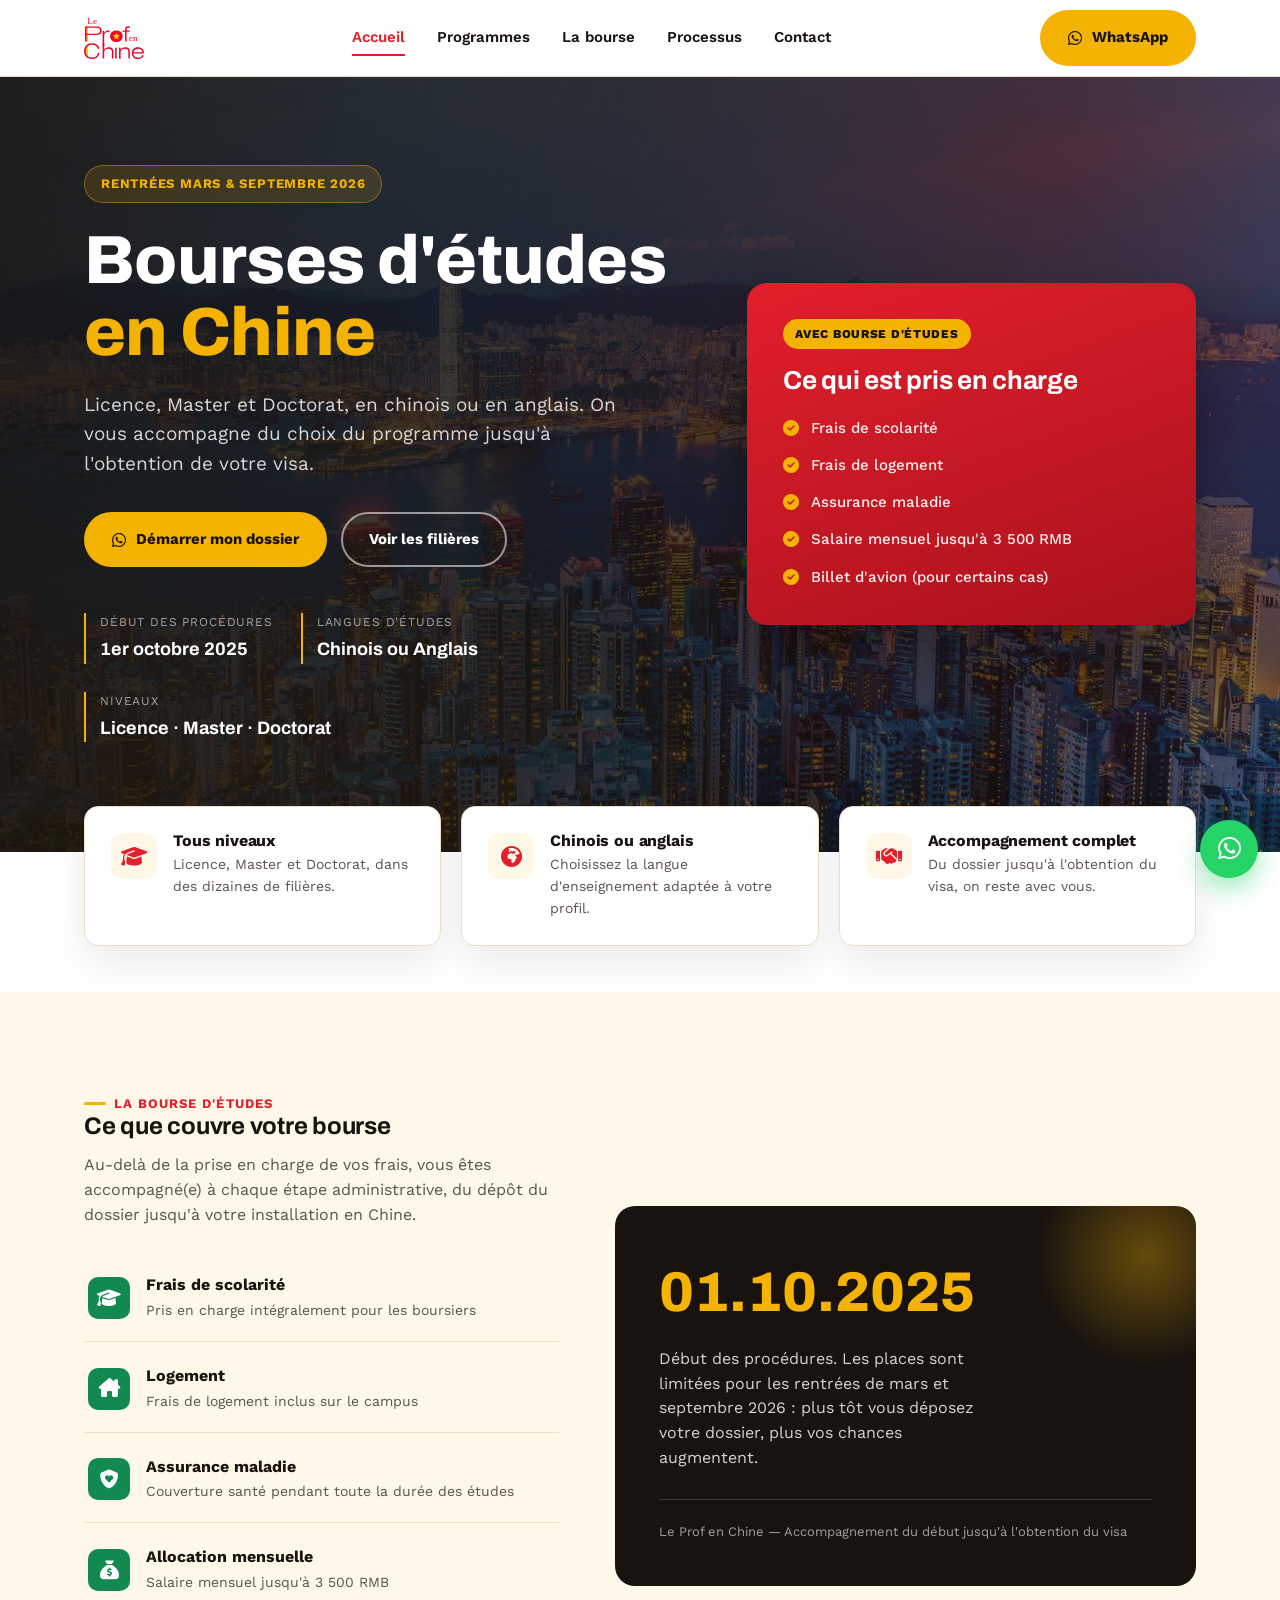
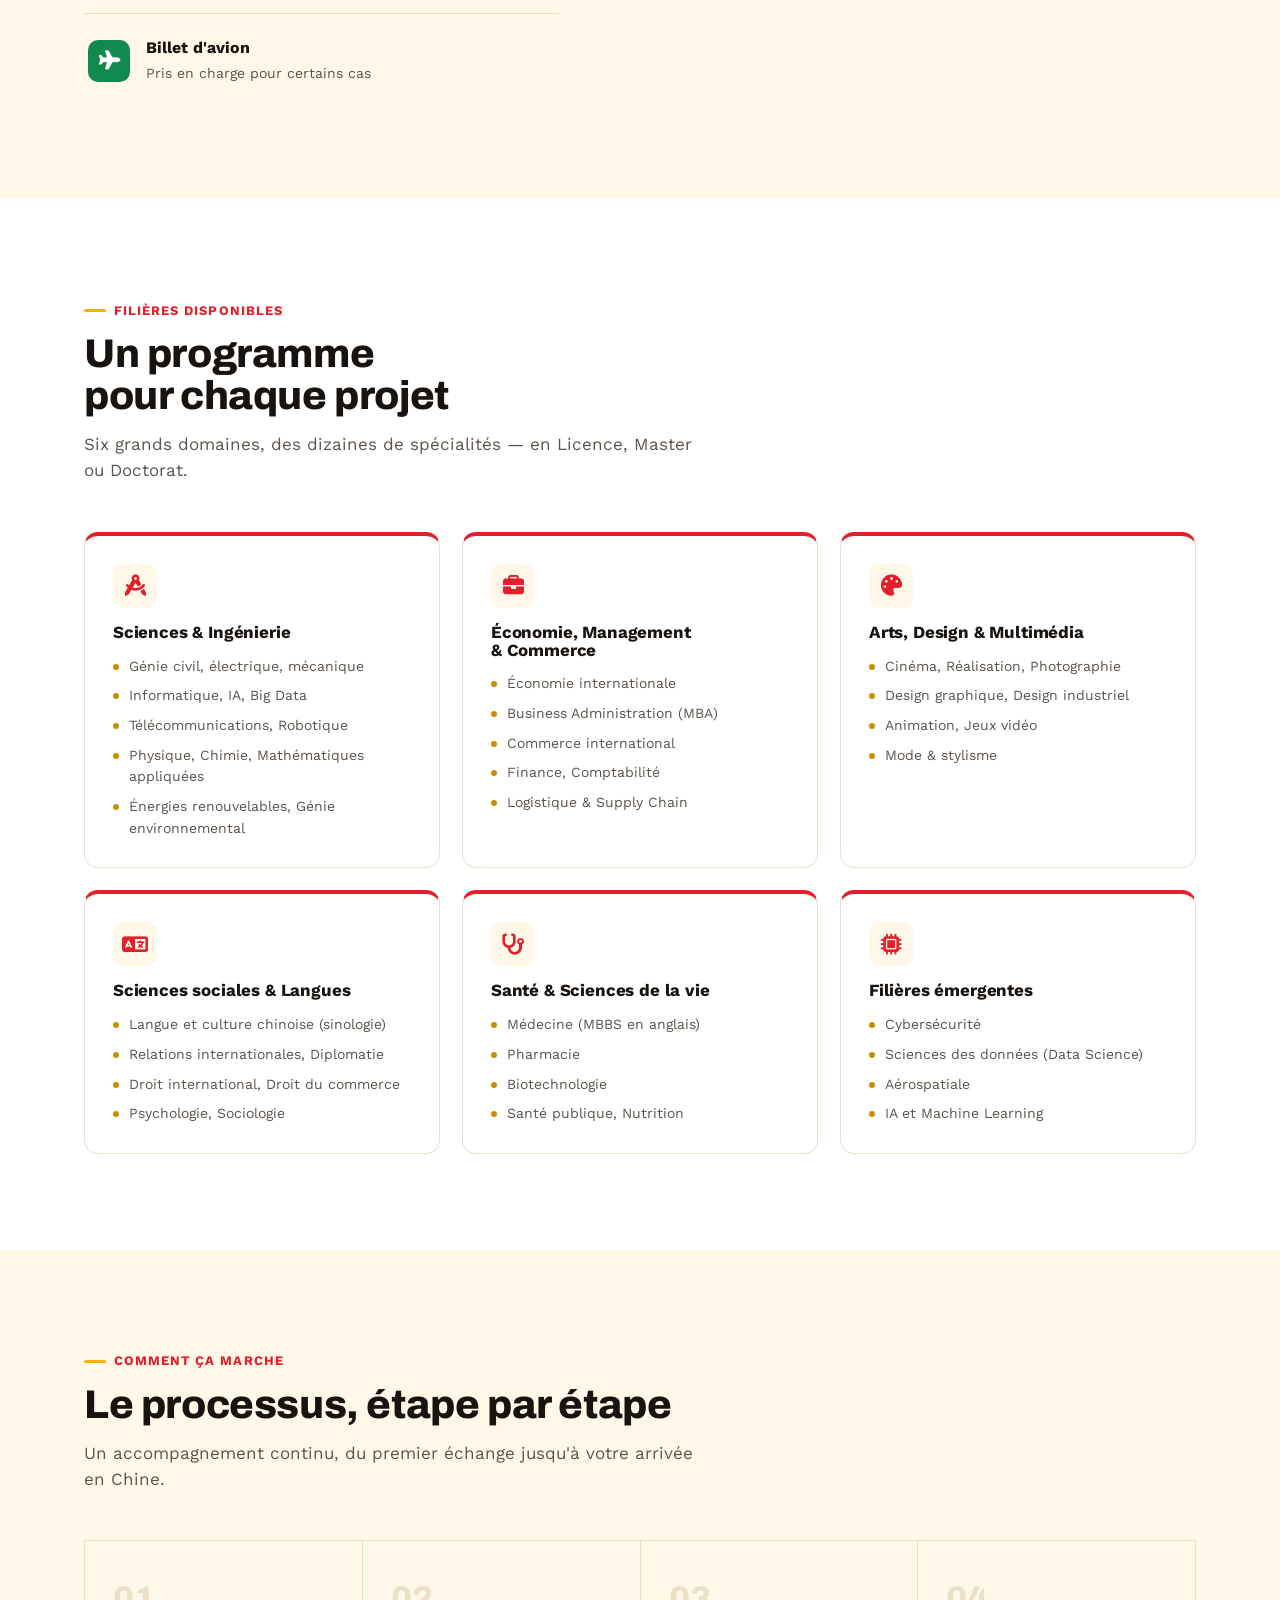
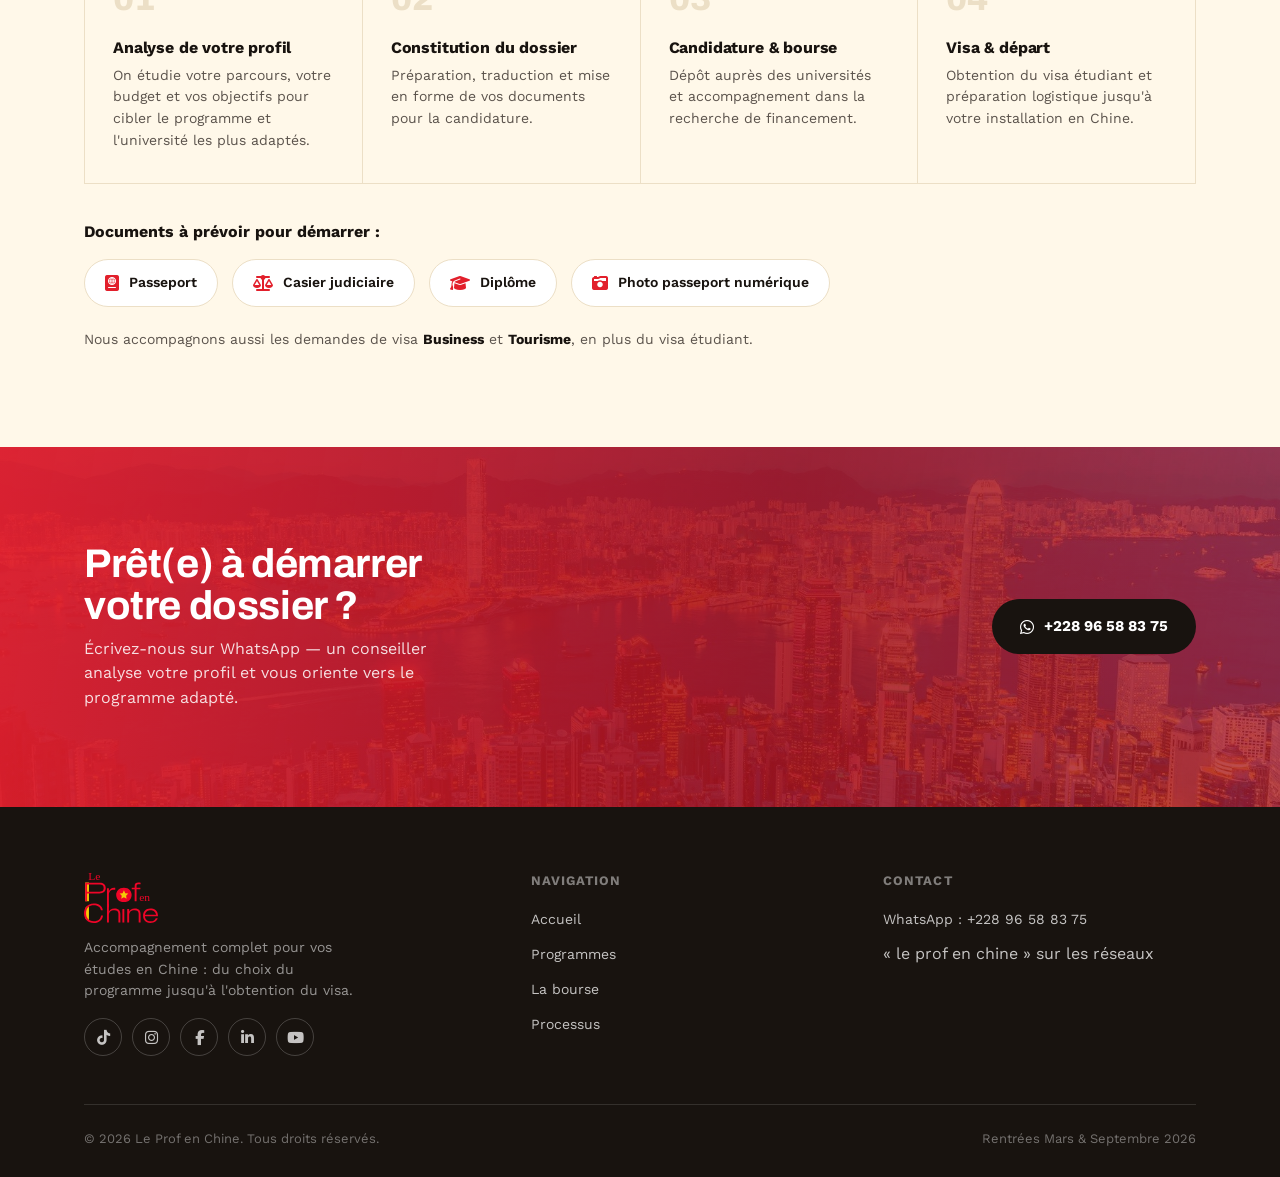
<file: site_vitrine/index.html>
<!DOCTYPE html>
<html lang="fr">
<head>
<meta charset="UTF-8">
<meta name="viewport" content="width=device-width, initial-scale=1.0">
<title>Le Prof en Chine — Bourses d'études en Chine</title>
<meta name="description" content="Licence, Master, Doctorat en Chine avec bourse : programmes, avantages et accompagnement complet du dossier jusqu'au visa. Rentrées mars et septembre 2026.">

<link rel="preconnect" href="https://fonts.googleapis.com">
<link rel="preconnect" href="https://fonts.gstatic.com" crossorigin>
<link href="https://fonts.googleapis.com/css2?family=Archivo:wght@700;800&family=Work+Sans:wght@400;500;600;700&display=swap" rel="stylesheet">

<link rel="stylesheet" href="https://cdnjs.cloudflare.com/ajax/libs/font-awesome/6.5.2/css/all.min.css">

<link rel="stylesheet" href="assets/css/style.css">
</head>
<body>

<!-- =========================================================
     HEADER
========================================================= -->
<header class="site-header">
    <div class="container">
        <a href="#accueil" class="logo">
            <img src="assets/images/logo.svg" alt="Le Prof en Chine" class="logo-img">
        </a>

        <nav class="nav-links" id="navLinks">
            <a href="#accueil">Accueil</a>
            <a href="#programmes">Programmes</a>
            <a href="#bourse">La bourse</a>
            <a href="#processus">Processus</a>
            <a href="#contact">Contact</a>
        </nav>

        <div class="header-actions">
            <a href="https://wa.me/22896588375" target="_blank" rel="noopener" class="btn btn-primary">
                <i class="fa-brands fa-whatsapp"></i>
                <span>WhatsApp</span>
            </a>
            <button class="nav-toggle" id="navToggle" aria-label="Ouvrir le menu" aria-expanded="false">
                <i class="fa-solid fa-bars"></i>
            </button>
        </div>
    </div>
</header>

<!-- =========================================================
     HERO
     Photo de fond optionnelle : assets/images/hero.jpg
========================================================= -->
<section class="hero" id="accueil">
    <div class="container">
        <div>
            <span class="hero-eyebrow">Rentrées mars &amp; septembre 2026</span>

            <h1>Bourses d'études<br><span class="hl-gold">en Chine</span></h1>

            <p class="lede">
                Licence, Master et Doctorat, en chinois ou en anglais.
                On vous accompagne du choix du programme jusqu'à l'obtention
                de votre visa.
            </p>

            <div class="hero-cta">
                <a href="https://wa.me/22896588375" target="_blank" rel="noopener" class="btn btn-primary">
                    <i class="fa-brands fa-whatsapp"></i>
                    Démarrer mon dossier
                </a>
                <a href="#programmes" class="btn btn-outline">Voir les filières</a>
            </div>

            <div class="hero-facts">
                <div>
                    <span class="fact-label">Début des procédures</span>
                    <span class="fact-value">1er octobre 2025</span>
                </div>
                <div>
                    <span class="fact-label">Langues d'études</span>
                    <span class="fact-value">Chinois ou Anglais</span>
                </div>
                <div>
                    <span class="fact-label">Niveaux</span>
                    <span class="fact-value">Licence · Master · Doctorat</span>
                </div>
            </div>
        </div>

        <div class="hero-panel">
            <span class="panel-tag">Avec bourse d'études</span>
            <h3>Ce qui est pris en charge</h3>
            <ul>
                <li><i class="fa-solid fa-circle-check"></i> Frais de scolarité</li>
                <li><i class="fa-solid fa-circle-check"></i> Frais de logement</li>
                <li><i class="fa-solid fa-circle-check"></i> Assurance maladie</li>
                <li><i class="fa-solid fa-circle-check"></i> Salaire mensuel jusqu'à 3 500 RMB</li>
                <li><i class="fa-solid fa-circle-check"></i> Billet d'avion (pour certains cas)</li>
            </ul>
        </div>
    </div>
</section>

<!-- =========================================================
     VALUE STRIP
========================================================= -->
<section class="value-strip">
    <div class="container">
        <div class="value-card reveal">
            <div class="icon"><i class="fa-solid fa-graduation-cap"></i></div>
            <div>
                <h4>Tous niveaux</h4>
                <p>Licence, Master et Doctorat, dans des dizaines de filières.</p>
            </div>
        </div>

        <div class="value-card reveal">
            <div class="icon"><i class="fa-solid fa-earth-africa"></i></div>
            <div>
                <h4>Chinois ou anglais</h4>
                <p>Choisissez la langue d'enseignement adaptée à votre profil.</p>
            </div>
        </div>

        <div class="value-card reveal">
            <div class="icon"><i class="fa-solid fa-handshake"></i></div>
            <div>
                <h4>Accompagnement complet</h4>
                <p>Du dossier jusqu'à l'obtention du visa, on reste avec vous.</p>
            </div>
        </div>
    </div>
</section>

<!-- =========================================================
     BOURSE — AVANTAGES
========================================================= -->
<section id="bourse" class="alt">
    <div class="container">
        <div class="benefits-wrap">
            <div class="reveal">
                <span class="eyebrow">La bourse d'études</span>
                <h2>Ce que couvre votre bourse</h2>
                <p style="margin-top:14px;color:var(--ink-soft);">
                    Au-delà de la prise en charge de vos frais, vous êtes
                    accompagné(e) à chaque étape administrative, du dépôt
                    du dossier jusqu'à votre installation en Chine.
                </p>

                <div class="benefits-list" style="margin-top:28px;">
                    <div class="benefit-row reveal">
                        <span class="icon"><i class="fa-solid fa-graduation-cap"></i></span>
                        <span class="text">
                            <strong>Frais de scolarité</strong>
                            <span>Pris en charge intégralement pour les boursiers</span>
                        </span>
                    </div>
                    <div class="benefit-row reveal">
                        <span class="icon"><i class="fa-solid fa-house-chimney"></i></span>
                        <span class="text">
                            <strong>Logement</strong>
                            <span>Frais de logement inclus sur le campus</span>
                        </span>
                    </div>
                    <div class="benefit-row reveal">
                        <span class="icon"><i class="fa-solid fa-shield-heart"></i></span>
                        <span class="text">
                            <strong>Assurance maladie</strong>
                            <span>Couverture santé pendant toute la durée des études</span>
                        </span>
                    </div>
                    <div class="benefit-row reveal">
                        <span class="icon"><i class="fa-solid fa-sack-dollar"></i></span>
                        <span class="text">
                            <strong>Allocation mensuelle</strong>
                            <span>Salaire mensuel jusqu'à 3 500 RMB</span>
                        </span>
                    </div>
                    <div class="benefit-row reveal">
                        <span class="icon"><i class="fa-solid fa-plane"></i></span>
                        <span class="text">
                            <strong>Billet d'avion</strong>
                            <span>Pris en charge pour certains cas</span>
                        </span>
                    </div>
                </div>
            </div>

            <div class="benefits-card reveal">
                <span class="stat">01.10.2025</span>
                <p>Début des procédures. Les places sont limitées pour les
                    rentrées de mars et septembre 2026 : plus tôt vous
                    déposez votre dossier, plus vos chances augmentent.</p>
                <div class="quote-source">Le Prof en Chine — Accompagnement du début jusqu'à l'obtention du visa</div>
            </div>
        </div>
    </div>
</section>

<!-- =========================================================
     PROGRAMMES / FILIÈRES
========================================================= -->
<section id="programmes">
    <div class="container">
        <div class="section-head reveal">
            <span class="eyebrow">Filières disponibles</span>
            <h2>Un programme pour chaque projet</h2>
            <p>Six grands domaines, des dizaines de spécialités — en Licence, Master ou Doctorat.</p>
        </div>

        <div class="programs-grid">

            <div class="program-card reveal">
                <div class="icon"><i class="fa-solid fa-drafting-compass"></i></div>
                <h3>Sciences &amp; Ingénierie</h3>
                <ul>
                    <li>Génie civil, électrique, mécanique</li>
                    <li>Informatique, IA, Big Data</li>
                    <li>Télécommunications, Robotique</li>
                    <li>Physique, Chimie, Mathématiques appliquées</li>
                    <li>Énergies renouvelables, Génie environnemental</li>
                </ul>
            </div>

            <div class="program-card reveal">
                <div class="icon"><i class="fa-solid fa-briefcase"></i></div>
                <h3>Économie, Management &amp; Commerce</h3>
                <ul>
                    <li>Économie internationale</li>
                    <li>Business Administration (MBA)</li>
                    <li>Commerce international</li>
                    <li>Finance, Comptabilité</li>
                    <li>Logistique &amp; Supply Chain</li>
                </ul>
            </div>

            <div class="program-card reveal">
                <div class="icon"><i class="fa-solid fa-palette"></i></div>
                <h3>Arts, Design &amp; Multimédia</h3>
                <ul>
                    <li>Cinéma, Réalisation, Photographie</li>
                    <li>Design graphique, Design industriel</li>
                    <li>Animation, Jeux vidéo</li>
                    <li>Mode &amp; stylisme</li>
                </ul>
            </div>

            <div class="program-card reveal">
                <div class="icon"><i class="fa-solid fa-language"></i></div>
                <h3>Sciences sociales &amp; Langues</h3>
                <ul>
                    <li>Langue et culture chinoise (sinologie)</li>
                    <li>Relations internationales, Diplomatie</li>
                    <li>Droit international, Droit du commerce</li>
                    <li>Psychologie, Sociologie</li>
                </ul>
            </div>

            <div class="program-card reveal">
                <div class="icon"><i class="fa-solid fa-stethoscope"></i></div>
                <h3>Santé &amp; Sciences de la vie</h3>
                <ul>
                    <li>Médecine (MBBS en anglais)</li>
                    <li>Pharmacie</li>
                    <li>Biotechnologie</li>
                    <li>Santé publique, Nutrition</li>
                </ul>
            </div>

            <div class="program-card reveal">
                <div class="icon"><i class="fa-solid fa-microchip"></i></div>
                <h3>Filières émergentes</h3>
                <ul>
                    <li>Cybersécurité</li>
                    <li>Sciences des données (Data Science)</li>
                    <li>Aérospatiale</li>
                    <li>IA et Machine Learning</li>
                </ul>
            </div>

        </div>
    </div>
</section>

<!-- =========================================================
     PROCESSUS
========================================================= -->
<section id="processus" class="alt">
    <div class="container">
        <div class="section-head reveal">
            <span class="eyebrow">Comment ça marche</span>
            <h2>Le processus, étape par étape</h2>
            <p>Un accompagnement continu, du premier échange jusqu'à votre arrivée en Chine.</p>
        </div>

        <div class="process-list">
            <div class="process-step reveal">
                <h4>Analyse de votre profil</h4>
                <p>On étudie votre parcours, votre budget et vos objectifs pour cibler le programme et l'université les plus adaptés.</p>
            </div>
            <div class="process-step reveal">
                <h4>Constitution du dossier</h4>
                <p>Préparation, traduction et mise en forme de vos documents pour la candidature.</p>
            </div>
            <div class="process-step reveal">
                <h4>Candidature &amp; bourse</h4>
                <p>Dépôt auprès des universités et accompagnement dans la recherche de financement.</p>
            </div>
            <div class="process-step reveal">
                <h4>Visa &amp; départ</h4>
                <p>Obtention du visa étudiant et préparation logistique jusqu'à votre installation en Chine.</p>
            </div>
        </div>

        <div style="margin-top:36px;" class="reveal">
            <p style="font-weight:700;margin-bottom:14px;">Documents à prévoir pour démarrer :</p>
            <div class="docs-strip">
                <span class="doc-chip reveal"><i class="fa-solid fa-passport"></i> Passeport</span>
                <span class="doc-chip reveal"><i class="fa-solid fa-scale-balanced"></i> Casier judiciaire</span>
                <span class="doc-chip reveal"><i class="fa-solid fa-graduation-cap"></i> Diplôme</span>
                <span class="doc-chip reveal"><i class="fa-solid fa-camera-retro"></i> Photo passeport numérique</span>
            </div>
            <p class="visa-note">Nous accompagnons aussi les demandes de visa <strong>Business</strong> et <strong>Tourisme</strong>, en plus du visa étudiant.</p>
        </div>
    </div>
</section>

<!-- =========================================================
     CTA FINALE
     Photo de fond optionnelle : assets/images/cta.jpg
========================================================= -->
<section class="final-cta" id="contact">
    <div class="container">
        <div>
            <h2>Prêt(e) à démarrer votre dossier ?</h2>
            <p>Écrivez-nous sur WhatsApp — un conseiller analyse votre profil et vous oriente vers le programme adapté.</p>
        </div>
        <a href="https://wa.me/22896588375" target="_blank" rel="noopener" class="btn btn-dark">
            <i class="fa-brands fa-whatsapp"></i>
            +228 96 58 83 75
        </a>
    </div>
</section>

<!-- =========================================================
     FOOTER
========================================================= -->
<footer>
    <div class="container">
        <div class="footer-grid">
            <div>
                <a href="#accueil" class="logo logo-footer">
                    <img src="assets/images/logo.svg" alt="Le Prof en Chine" class="logo-img">
                </a>
                <p class="footer-tagline">
                    Accompagnement complet pour vos études en Chine :
                    du choix du programme jusqu'à l'obtention du visa.
                </p>

                <div class="social-row">
                    <!-- Liens à compléter avec les vraies URLs de vos profils -->
                    <a href="#" aria-label="TikTok"><i class="fa-brands fa-tiktok"></i></a>
                    <a href="#" aria-label="Instagram"><i class="fa-brands fa-instagram"></i></a>
                    <a href="#" aria-label="Facebook"><i class="fa-brands fa-facebook-f"></i></a>
                    <a href="#" aria-label="LinkedIn"><i class="fa-brands fa-linkedin-in"></i></a>
                    <a href="#" aria-label="YouTube"><i class="fa-brands fa-youtube"></i></a>
                </div>
            </div>

            <div class="footer-col">
                <h5>Navigation</h5>
                <ul>
                    <li><a href="#accueil">Accueil</a></li>
                    <li><a href="#programmes">Programmes</a></li>
                    <li><a href="#bourse">La bourse</a></li>
                    <li><a href="#processus">Processus</a></li>
                </ul>
            </div>

            <div class="footer-col">
                <h5>Contact</h5>
                <ul>
                    <li><a href="https://wa.me/22896588375" target="_blank" rel="noopener">WhatsApp : +228 96 58 83 75</a></li>
                    <li><span>« le prof en chine » sur les réseaux</span></li>
                </ul>
            </div>
        </div>

        <div class="footer-bottom">
            <span>© <span id="year"></span> Le Prof en Chine. Tous droits réservés.</span>
            <span>Rentrées Mars &amp; Septembre 2026</span>
        </div>
    </div>
</footer>

<a href="https://wa.me/22896588375" target="_blank" rel="noopener" class="whatsapp-float" aria-label="Contacter sur WhatsApp">
    <i class="fa-brands fa-whatsapp"></i>
</a>

<script src="assets/js/script.js"></script>
</body>
</html>
</file>
<file: site_vitrine/assets/css/style.css>
/* =========================================================
   LE PROF EN CHINE — SITE VITRINE
   Palette : rouge / or / vert (identité des supports de com)
   Display : Archivo — Texte : Work Sans
   ========================================================= */

:root {
    --red: #e21f2b;
    --red-deep: #a8121c;
    --gold: #f5b301;
    --gold-deep: #c98e00;
    --green: #128a4f;
    --ink: #18130f;
    --ink-soft: #5b534c;
    --paper: #ffffff;
    --paper-alt: #fff8e9;
    --line: #ecdfc6;
    --night: #18130f;

    --font-display: "Archivo", "Arial Black", sans-serif;
    --font-body: "Work Sans", "Segoe UI", sans-serif;

    --container: 1160px;
    --radius: 8px;
}

/* =========================
   RESET
========================= */

* {
    margin: 0;
    padding: 0;
    box-sizing: border-box;
}

html {
    scroll-behavior: smooth;
}

@media (prefers-reduced-motion: reduce) {
    html {
        scroll-behavior: auto;
    }
    * {
        animation-duration: 0.01ms !important;
        transition-duration: 0.01ms !important;
    }
}

body {
    font-family: var(--font-body);
    color: var(--ink);
    background: var(--paper);
    line-height: 1.55;
    -webkit-font-smoothing: antialiased;
}

img {
    max-width: 100%;
    display: block;
}

a {
    color: inherit;
    text-decoration: none;
}

ul {
    list-style: none;
}

h1, h2, h3, h4 {
    font-family: var(--font-display);
    line-height: 1.05;
    text-wrap: balance;
    letter-spacing: -0.01em;
}

.container {
    width: 100%;
    max-width: var(--container);
    margin: 0 auto;
    padding: 0 24px;
}

.eyebrow {
    display: inline-flex;
    align-items: center;
    gap: 8px;
    font-family: var(--font-body);
    font-weight: 700;
    font-size: 13px;
    letter-spacing: 0.08em;
    text-transform: uppercase;
    color: var(--red);
}

.eyebrow::before {
    content: "";
    width: 22px;
    height: 3px;
    background: var(--gold);
    border-radius: 2px;
}

section {
    padding: 96px 0;
}

@media (max-width: 760px) {
    section {
        padding: 64px 0;
    }
}

.section-head {
    max-width: 620px;
    margin-bottom: 48px;
}

.section-head h2 {
    font-size: clamp(28px, 4vw, 40px);
    margin-top: 12px;
    font-weight: 800;
}

.section-head p {
    margin-top: 14px;
    color: var(--ink-soft);
    font-size: 17px;
}

.alt {
    background: var(--paper-alt);
}

/* =========================
   BUTTONS
========================= */

.btn {
    display: inline-flex;
    align-items: center;
    gap: 10px;
    padding: 14px 26px;
    border-radius: 999px;
    font-family: var(--font-body);
    font-weight: 700;
    font-size: 15px;
    border: 2px solid transparent;
    cursor: pointer;
    transition: transform 0.15s ease, background 0.15s ease, border-color 0.15s ease;
    white-space: nowrap;
}

.btn:hover {
    transform: translateY(-2px);
}

.btn:focus-visible {
    outline: 3px solid var(--gold);
    outline-offset: 2px;
}

.btn-primary {
    background: var(--gold);
    color: var(--ink);
}

.btn-primary:hover {
    background: var(--gold-deep);
}

.btn-outline {
    border-color: rgba(255, 255, 255, 0.55);
    color: inherit;
}

.btn-outline:hover {
    border-color: currentColor;
}

.btn-dark {
    background: var(--ink);
    color: #fff;
}

.btn-dark:hover {
    background: #000;
}

.btn i {
    font-size: 16px;
    flex-shrink: 0;
}

/* =========================
   HEADER
========================= */

.site-header {
    position: sticky;
    top: 0;
    z-index: 100;
    background: rgba(255, 255, 255, 0.92);
    backdrop-filter: blur(8px);
    border-bottom: 1px solid var(--line);
    box-shadow: 0 0 0 rgba(24, 19, 15, 0);
    transition: box-shadow 0.25s ease;
}

.site-header.is-scrolled {
    box-shadow: 0 8px 24px rgba(24, 19, 15, 0.08);
}

.site-header .container {
    display: flex;
    align-items: center;
    justify-content: space-between;
    height: 76px;
}

.logo {
    display: flex;
    align-items: center;
}

.logo-img {
    height: 42px;
    width: auto;
    display: block;
}

.logo-footer .logo-img {
    height: 52px;
}

.nav-links {
    display: flex;
    align-items: center;
    gap: 32px;
}

.nav-links a {
    font-weight: 600;
    font-size: 15px;
    color: var(--ink);
    position: relative;
    padding: 6px 0;
}

.nav-links a::after {
    content: "";
    position: absolute;
    left: 0;
    right: 0;
    bottom: 0;
    height: 2px;
    background: var(--red);
    transform: scaleX(0);
    transform-origin: left;
    transition: transform 0.2s ease;
}

.nav-links a:hover::after {
    transform: scaleX(1);
}

.nav-links a.active {
    color: var(--red);
}

.nav-links a.active::after {
    transform: scaleX(1);
}

.header-actions {
    display: flex;
    align-items: center;
    gap: 18px;
}

.nav-toggle {
    display: none;
    background: none;
    border: none;
    cursor: pointer;
    padding: 8px;
}

.nav-toggle i {
    font-size: 22px;
}

@media (max-width: 860px) {
    .nav-links {
        position: fixed;
        top: 76px;
        left: 0;
        right: 0;
        background: var(--paper);
        flex-direction: column;
        align-items: flex-start;
        gap: 0;
        padding: 8px 24px 20px;
        border-bottom: 1px solid var(--line);
        transform: translateY(-8px);
        opacity: 0;
        pointer-events: none;
        transition: opacity 0.18s ease, transform 0.18s ease;
    }

    .nav-links.open {
        transform: translateY(0);
        opacity: 1;
        pointer-events: auto;
    }

    .nav-links a {
        width: 100%;
        padding: 12px 0;
        border-bottom: 1px solid var(--line);
    }

    .header-actions .btn-primary span {
        display: none;
    }

    .nav-toggle {
        display: block;
    }
}

/* =========================
   HERO
========================= */

.hero {
    position: relative;
    background: var(--night) center/cover no-repeat;
    /* Une vraie photo peut être déposée dans assets/images/hero.jpg :
       elle s'affiche automatiquement ici, sous le voile ci-dessous. */
    background-image: url("../images/hero.jpg");
    color: #fff;
    overflow: hidden;
    padding: 88px 0 110px;
}

.hero::before {
    content: "";
    position: absolute;
    inset: 0;
    background:
        linear-gradient(100deg, rgba(24, 19, 15, 0.94) 0%, rgba(24, 19, 15, 0.8) 45%, rgba(24, 19, 15, 0.55) 100%),
        radial-gradient(circle at 82% 12%, rgba(226, 31, 43, 0.55), transparent 55%),
        radial-gradient(circle at 8% 92%, rgba(245, 179, 1, 0.28), transparent 45%);
    pointer-events: none;
}

.hero .container {
    position: relative;
    display: grid;
    grid-template-columns: 1.15fr 0.85fr;
    gap: 56px;
    align-items: center;
}

@media (max-width: 900px) {
    .hero .container {
        grid-template-columns: 1fr;
    }
}

.hero-eyebrow {
    display: inline-flex;
    align-items: center;
    gap: 8px;
    background: rgba(245, 179, 1, 0.14);
    border: 1px solid rgba(245, 179, 1, 0.4);
    color: var(--gold);
    font-weight: 700;
    font-size: 13px;
    letter-spacing: 0.06em;
    text-transform: uppercase;
    padding: 8px 16px;
    border-radius: 999px;
}

.hero h1 {
    margin-top: 22px;
    font-size: clamp(40px, 6vw, 68px);
    font-weight: 800;
}

.hero h1 .hl-gold {
    color: var(--gold);
}

.hero p.lede {
    margin-top: 22px;
    font-size: 19px;
    color: rgba(255, 255, 255, 0.82);
    max-width: 46ch;
}

.hero-cta {
    margin-top: 34px;
    display: flex;
    flex-wrap: wrap;
    gap: 14px;
}

.hero-facts {
    margin-top: 46px;
    display: flex;
    gap: 28px;
    flex-wrap: wrap;
}

.hero-facts div {
    border-left: 2px solid var(--gold);
    padding-left: 14px;
}

.hero-facts .fact-label {
    display: block;
    font-size: 12px;
    letter-spacing: 0.07em;
    text-transform: uppercase;
    color: rgba(255, 255, 255, 0.6);
    margin-bottom: 4px;
}

.hero-facts .fact-value {
    font-family: var(--font-display);
    font-weight: 700;
    font-size: 18px;
}

/* Hero side panel : carte "programme" stylisée, sans photo requise */

.hero-panel {
    position: relative;
    background: linear-gradient(160deg, var(--red) 0%, var(--red-deep) 100%);
    border-radius: 20px;
    padding: 36px;
    box-shadow: 0 30px 60px rgba(0, 0, 0, 0.35);
}

.hero-panel .panel-tag {
    display: inline-block;
    background: var(--gold);
    color: var(--ink);
    font-weight: 800;
    font-size: 12px;
    letter-spacing: 0.06em;
    text-transform: uppercase;
    padding: 6px 12px;
    border-radius: 999px;
}

.hero-panel h3 {
    color: #fff;
    font-size: 26px;
    margin-top: 18px;
}

.hero-panel ul {
    margin-top: 22px;
    display: flex;
    flex-direction: column;
    gap: 14px;
}

.hero-panel li {
    display: flex;
    align-items: flex-start;
    gap: 12px;
    color: rgba(255, 255, 255, 0.92);
    font-size: 15px;
    font-weight: 500;
}

.hero-panel li i {
    font-size: 16px;
    flex-shrink: 0;
    color: var(--gold);
    margin-top: 3px;
}

/* =========================
   VALUE STRIP
========================= */

.value-strip {
    padding: 0;
    transform: translateY(-46px);
}

.value-strip .container {
    display: grid;
    grid-template-columns: repeat(3, 1fr);
    gap: 20px;
}

@media (max-width: 760px) {
    .value-strip .container {
        grid-template-columns: 1fr;
    }
    .value-strip {
        transform: translateY(-28px);
    }
}

.value-card {
    background: var(--paper);
    border: 1px solid var(--line);
    border-radius: 14px;
    padding: 26px;
    box-shadow: 0 18px 40px rgba(24, 19, 15, 0.08);
    display: flex;
    gap: 16px;
    align-items: flex-start;
}

.value-card .icon {
    flex-shrink: 0;
    width: 46px;
    height: 46px;
    border-radius: 12px;
    display: flex;
    align-items: center;
    justify-content: center;
    background: var(--paper-alt);
    color: var(--red);
    transform: scale(0.6);
    opacity: 0;
    transition: transform 0.45s cubic-bezier(0.34, 1.56, 0.64, 1) 0.15s, opacity 0.35s ease 0.15s;
}

.value-card.is-visible .icon {
    transform: scale(1);
    opacity: 1;
}

.value-card .icon i {
    font-size: 21px;
}

.value-strip .value-card:nth-child(1) { transition-delay: 0ms; }
.value-strip .value-card:nth-child(2) { transition-delay: 100ms; }
.value-strip .value-card:nth-child(3) { transition-delay: 200ms; }

.value-card h4 {
    font-family: var(--font-body);
    font-size: 16px;
    font-weight: 700;
}

.value-card p {
    margin-top: 4px;
    font-size: 14px;
    color: var(--ink-soft);
}

/* =========================
   BENEFITS (bourse)
========================= */

.benefits-wrap {
    display: grid;
    grid-template-columns: 0.9fr 1.1fr;
    gap: 56px;
    align-items: center;
}

@media (max-width: 860px) {
    .benefits-wrap {
        grid-template-columns: 1fr;
    }
}

.benefits-list {
    display: flex;
    flex-direction: column;
    gap: 4px;
}

.benefit-row {
    display: flex;
    align-items: center;
    gap: 16px;
    padding: 18px 4px;
    border-bottom: 1px solid var(--line);
}

.benefit-row:last-child {
    border-bottom: none;
}

.benefit-row .icon {
    flex-shrink: 0;
    width: 42px;
    height: 42px;
    border-radius: 10px;
    background: var(--green);
    color: #fff;
    display: flex;
    align-items: center;
    justify-content: center;
}

.benefit-row .icon i {
    font-size: 19px;
}

.benefits-list .benefit-row:nth-child(1) { transition-delay: 0ms; }
.benefits-list .benefit-row:nth-child(2) { transition-delay: 70ms; }
.benefits-list .benefit-row:nth-child(3) { transition-delay: 140ms; }
.benefits-list .benefit-row:nth-child(4) { transition-delay: 210ms; }
.benefits-list .benefit-row:nth-child(5) { transition-delay: 280ms; }

.benefit-row .text strong {
    display: block;
    font-size: 16px;
    font-weight: 700;
}

.benefit-row .text span {
    font-size: 14px;
    color: var(--ink-soft);
}

.benefits-card {
    background: var(--night);
    color: #fff;
    border-radius: 20px;
    padding: 44px;
    position: relative;
    overflow: hidden;
}

.benefits-card::after {
    content: "";
    position: absolute;
    right: -60px;
    top: -60px;
    width: 220px;
    height: 220px;
    border-radius: 50%;
    background: radial-gradient(circle, rgba(245, 179, 1, 0.35), transparent 70%);
}

.benefits-card .stat {
    font-family: var(--font-display);
    font-size: 56px;
    font-weight: 800;
    color: var(--gold);
    position: relative;
}

.benefits-card p {
    position: relative;
    margin-top: 10px;
    color: rgba(255, 255, 255, 0.82);
    font-size: 16px;
    max-width: 34ch;
}

.benefits-card .quote-source {
    margin-top: 28px;
    padding-top: 22px;
    border-top: 1px solid rgba(255, 255, 255, 0.16);
    font-size: 13px;
    color: rgba(255, 255, 255, 0.6);
}

/* =========================
   PROGRAMMES
========================= */

.programs-grid {
    display: grid;
    grid-template-columns: repeat(3, 1fr);
    gap: 22px;
}

@media (max-width: 980px) {
    .programs-grid {
        grid-template-columns: repeat(2, 1fr);
    }
}

@media (max-width: 620px) {
    .programs-grid {
        grid-template-columns: 1fr;
    }
}

.program-card {
    background: var(--paper);
    border: 1px solid var(--line);
    border-radius: 14px;
    padding: 28px;
    border-top: 4px solid var(--red);
    transition: transform 0.18s ease, box-shadow 0.18s ease;
}

.program-card:hover {
    transform: translateY(-4px);
    box-shadow: 0 22px 40px rgba(24, 19, 15, 0.1);
}

.program-card .icon {
    width: 44px;
    height: 44px;
    border-radius: 10px;
    background: var(--paper-alt);
    color: var(--red);
    display: flex;
    align-items: center;
    justify-content: center;
    margin-bottom: 16px;
    transition: transform 0.3s ease, background 0.3s ease, color 0.3s ease;
}

.program-card:hover .icon {
    transform: rotate(-6deg) scale(1.08);
    background: var(--red);
    color: #fff;
}

.program-card .icon i {
    font-size: 21px;
}

.programs-grid .program-card:nth-child(1) { transition-delay: 0ms; }
.programs-grid .program-card:nth-child(2) { transition-delay: 70ms; }
.programs-grid .program-card:nth-child(3) { transition-delay: 140ms; }
.programs-grid .program-card:nth-child(4) { transition-delay: 0ms; }
.programs-grid .program-card:nth-child(5) { transition-delay: 70ms; }
.programs-grid .program-card:nth-child(6) { transition-delay: 140ms; }

.program-card h3 {
    font-family: var(--font-body);
    font-size: 17px;
    font-weight: 700;
}

.program-card ul {
    margin-top: 14px;
    display: flex;
    flex-direction: column;
    gap: 8px;
}

.program-card li {
    font-size: 14px;
    color: var(--ink-soft);
    padding-left: 16px;
    position: relative;
}

.program-card li::before {
    content: "";
    position: absolute;
    left: 0;
    top: 8px;
    width: 6px;
    height: 6px;
    border-radius: 50%;
    background: var(--gold-deep);
}

/* =========================
   PROCESS
========================= */

.process-list {
    display: grid;
    grid-template-columns: repeat(4, 1fr);
    gap: 0;
    counter-reset: step;
    border-top: 1px solid var(--line);
    border-left: 1px solid var(--line);
}

@media (max-width: 900px) {
    .process-list {
        grid-template-columns: repeat(2, 1fr);
    }
}

@media (max-width: 560px) {
    .process-list {
        grid-template-columns: 1fr;
    }
}

.process-step {
    counter-increment: step;
    padding: 32px 28px;
    border-right: 1px solid var(--line);
    border-bottom: 1px solid var(--line);
    position: relative;
}

.process-step::before {
    content: counter(step, decimal-leading-zero);
    font-family: var(--font-display);
    font-size: 34px;
    font-weight: 800;
    color: var(--line);
}

.process-list .process-step:nth-child(1) { transition-delay: 0ms; }
.process-list .process-step:nth-child(2) { transition-delay: 100ms; }
.process-list .process-step:nth-child(3) { transition-delay: 200ms; }
.process-list .process-step:nth-child(4) { transition-delay: 300ms; }

.process-step h4 {
    font-family: var(--font-body);
    font-size: 16px;
    font-weight: 700;
    margin-top: 14px;
}

.process-step p {
    margin-top: 8px;
    font-size: 14px;
    color: var(--ink-soft);
}

/* =========================
   DOCUMENTS STRIP
========================= */

.docs-strip {
    display: flex;
    flex-wrap: wrap;
    gap: 14px;
}

.doc-chip {
    display: inline-flex;
    align-items: center;
    gap: 10px;
    background: var(--paper);
    border: 1px solid var(--line);
    border-radius: 999px;
    padding: 12px 20px;
    font-weight: 600;
    font-size: 14px;
}

.doc-chip i {
    font-size: 16px;
    color: var(--red);
}

.docs-strip .doc-chip:nth-child(1) { transition-delay: 0ms; }
.docs-strip .doc-chip:nth-child(2) { transition-delay: 60ms; }
.docs-strip .doc-chip:nth-child(3) { transition-delay: 120ms; }
.docs-strip .doc-chip:nth-child(4) { transition-delay: 180ms; }

.visa-note {
    margin-top: 22px;
    font-size: 14px;
    color: var(--ink-soft);
}

.visa-note strong {
    color: var(--ink);
}

/* =========================
   FINAL CTA
========================= */

.final-cta {
    background: var(--red) center/cover no-repeat;
    /* Photo optionnelle : assets/images/cta.jpg */
    background-image: url("../images/cta.jpg");
    color: #fff;
    text-align: left;
    position: relative;
    overflow: hidden;
}

.final-cta::before {
    content: "";
    position: absolute;
    inset: 0;
    background:
        linear-gradient(100deg, rgba(226, 31, 43, 0.96) 0%, rgba(168, 18, 28, 0.88) 60%, rgba(168, 18, 28, 0.75) 100%),
        radial-gradient(circle at 90% 30%, rgba(255, 255, 255, 0.18), transparent 55%);
}

.final-cta .container {
    position: relative;
    display: flex;
    align-items: center;
    justify-content: space-between;
    gap: 32px;
    flex-wrap: wrap;
}

.final-cta h2 {
    font-size: clamp(28px, 4vw, 40px);
    max-width: 18ch;
}

.final-cta p {
    margin-top: 10px;
    color: rgba(255, 255, 255, 0.85);
    max-width: 40ch;
}

/* =========================
   FOOTER
========================= */

footer {
    background: var(--ink);
    color: rgba(255, 255, 255, 0.75);
    padding: 64px 0 28px;
}

.footer-grid {
    display: grid;
    grid-template-columns: 1.3fr 1fr 1fr;
    gap: 40px;
}

@media (max-width: 760px) {
    .footer-grid {
        grid-template-columns: 1fr;
        gap: 32px;
    }
}


.footer-tagline {
    margin-top: 14px;
    font-size: 14px;
    max-width: 32ch;
    color: rgba(255, 255, 255, 0.55);
}

.footer-col h5 {
    font-family: var(--font-body);
    font-size: 13px;
    letter-spacing: 0.08em;
    text-transform: uppercase;
    color: rgba(255, 255, 255, 0.45);
    margin-bottom: 16px;
}

.footer-col ul {
    display: flex;
    flex-direction: column;
    gap: 10px;
}

.footer-col a {
    font-size: 14px;
    transition: color 0.15s ease;
}

.footer-col a:hover {
    color: var(--gold);
}

.social-row {
    display: flex;
    gap: 10px;
    margin-top: 16px;
}

.social-row a {
    width: 38px;
    height: 38px;
    border-radius: 50%;
    border: 1px solid rgba(255, 255, 255, 0.2);
    display: flex;
    align-items: center;
    justify-content: center;
    transition: background 0.15s ease, border-color 0.15s ease;
}

.social-row a:hover {
    background: var(--red);
    border-color: var(--red);
}

.social-row i {
    font-size: 15px;
}

.footer-bottom {
    margin-top: 48px;
    padding-top: 24px;
    border-top: 1px solid rgba(255, 255, 255, 0.12);
    font-size: 13px;
    color: rgba(255, 255, 255, 0.4);
    display: flex;
    justify-content: space-between;
    flex-wrap: wrap;
    gap: 12px;
}

/* =========================
   FLOATING WHATSAPP BUTTON
========================= */

.whatsapp-float {
    position: fixed;
    right: 22px;
    bottom: 22px;
    z-index: 200;
    width: 58px;
    height: 58px;
    border-radius: 50%;
    background: #25d366;
    display: flex;
    align-items: center;
    justify-content: center;
    box-shadow: 0 10px 26px rgba(37, 211, 102, 0.45);
    transition: transform 0.15s ease;
}

.whatsapp-float:hover {
    transform: scale(1.08);
}

.whatsapp-float i {
    font-size: 26px;
    color: #fff;
}

/* =========================
   SCROLL REVEAL
========================= */

.reveal {
    opacity: 0;
    transform: translateY(22px) scale(0.98);
    transition: opacity 0.6s cubic-bezier(0.16, 1, 0.3, 1), transform 0.6s cubic-bezier(0.16, 1, 0.3, 1);
}

.reveal.is-visible {
    opacity: 1;
    transform: translateY(0) scale(1);
}

/* =========================
   HERO — animation d'entrée au chargement
========================= */

@keyframes hero-in {
    from {
        opacity: 0;
        transform: translateY(16px);
    }
    to {
        opacity: 1;
        transform: translateY(0);
    }
}

.hero-eyebrow,
.hero h1,
.hero p.lede,
.hero-cta,
.hero-facts,
.hero-panel {
    opacity: 0;
    animation: hero-in 0.7s cubic-bezier(0.16, 1, 0.3, 1) forwards;
}

.hero-eyebrow { animation-delay: 0.05s; }
.hero h1 { animation-delay: 0.15s; }
.hero p.lede { animation-delay: 0.28s; }
.hero-cta { animation-delay: 0.4s; }
.hero-facts { animation-delay: 0.52s; }
.hero-panel { animation-delay: 0.35s; }

@media (prefers-reduced-motion: reduce) {
    .hero-eyebrow,
    .hero h1,
    .hero p.lede,
    .hero-cta,
    .hero-facts,
    .hero-panel {
        opacity: 1;
        animation: none;
    }
}
</file>
